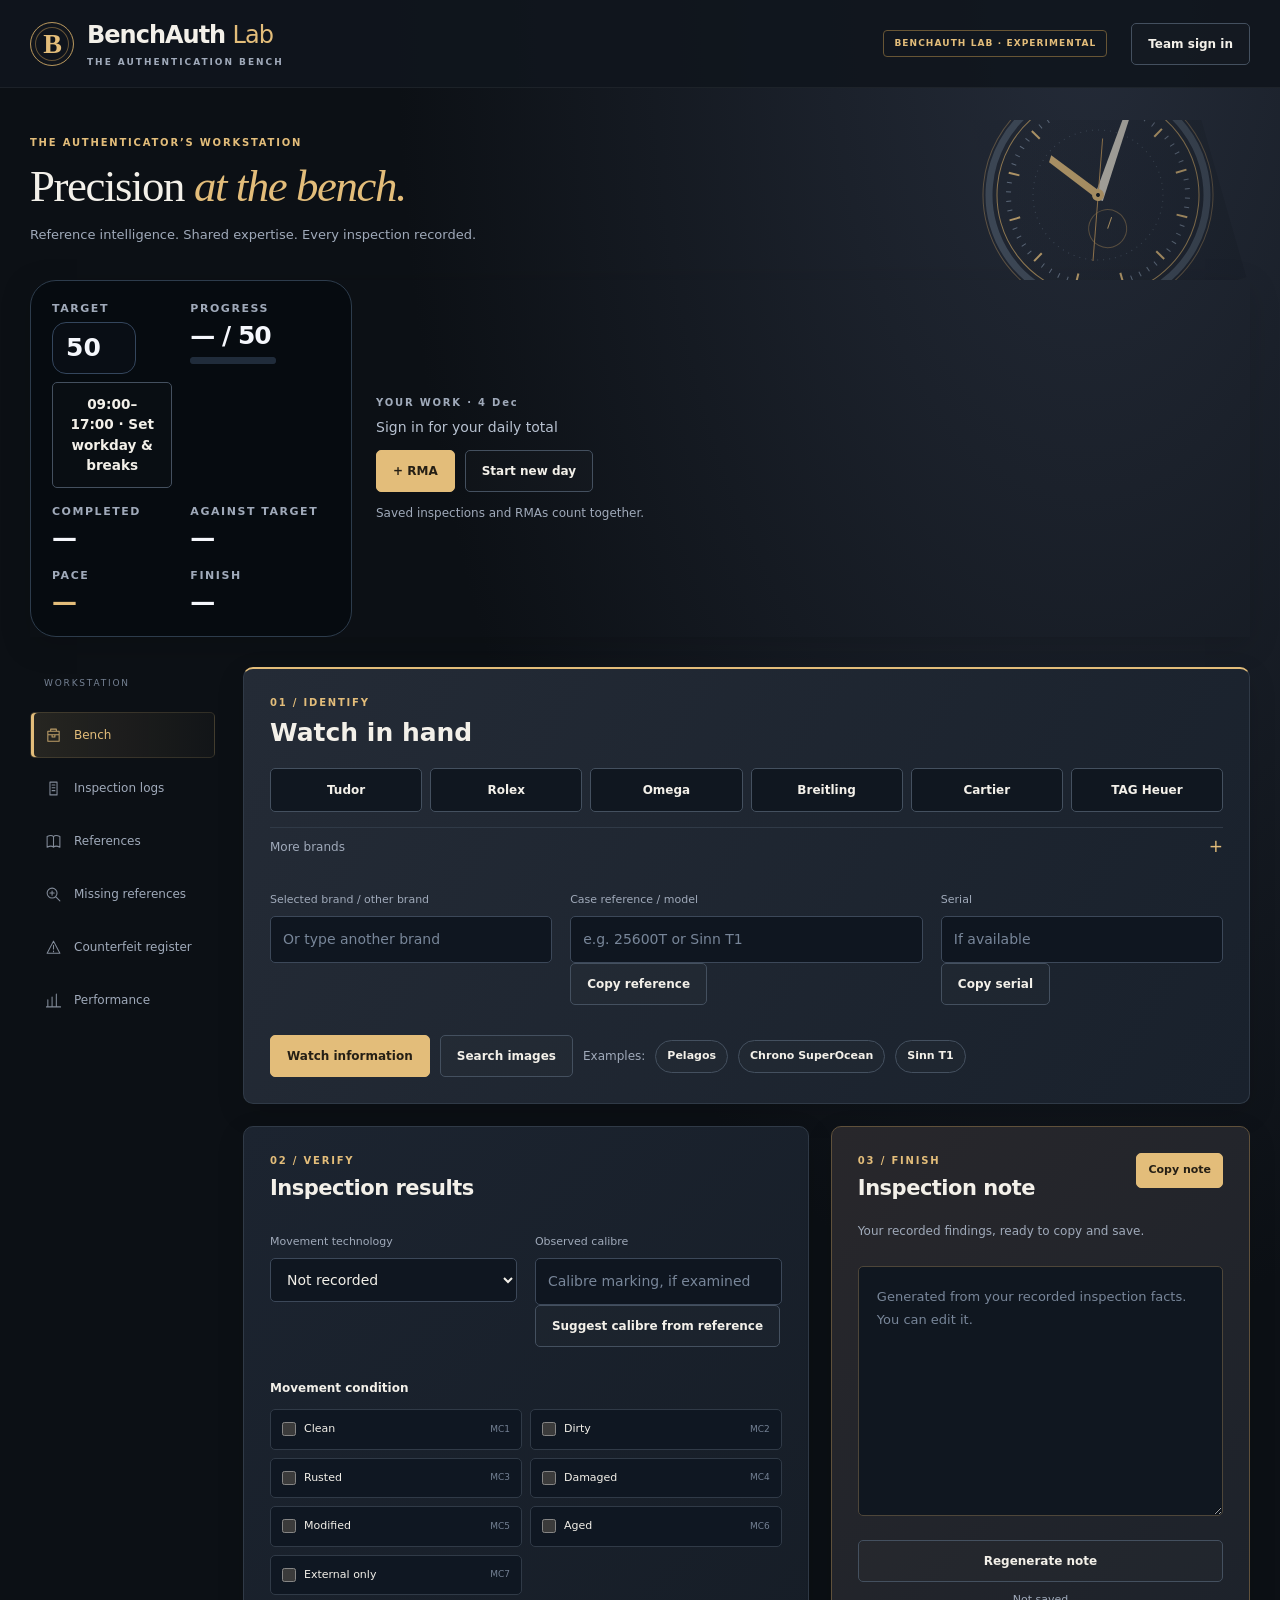
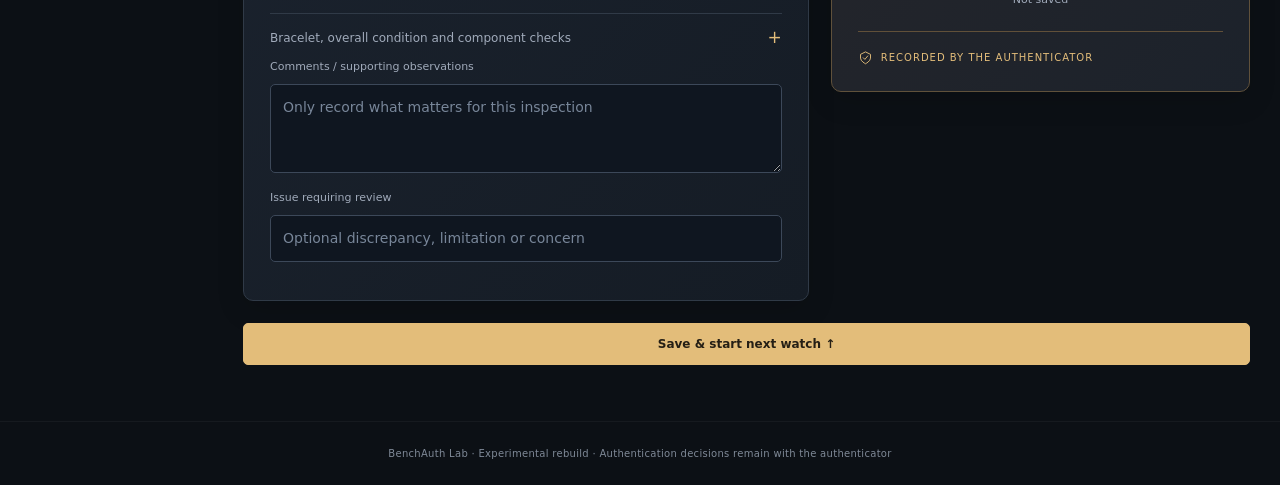
<file: index.html>
<!doctype html><html lang="en"><head><meta charset="utf-8"><meta name="viewport" content="width=device-width,initial-scale=1"><meta name="theme-color" content="#101719"><title>BenchAuth Lab</title><link rel="stylesheet" href="styles.css?v=watch-info01"></head><body>
<header><a class="brand" href="./"><span class="brand-icon">B</span><span>BenchAuth <b>Lab</b><small>THE AUTHENTICATION BENCH</small></span></a><span class="pill">BENCHAUTH LAB · EXPERIMENTAL</span><button id="accountButton" class="secondary">Team sign in</button></header>
<main><section class="intro"><div><span class="eyebrow">THE AUTHENTICATOR’S WORKSTATION</span><h1>Precision <em>at the bench.</em></h1><p>Reference intelligence. Shared expertise. Every inspection recorded.</p></div><div class="intro-art" aria-hidden="true"><svg viewBox="0 0 240 240" fill="none" xmlns="http://www.w3.org/2000/svg"><circle cx="120" cy="120" r="115" stroke="#726149"/><circle cx="120" cy="120" r="109" stroke="#465261" stroke-width="7"/><circle cx="120" cy="120" r="101" stroke="#b3935c"/><line x1="120" y1="28" x2="120" y2="39" transform="rotate(0 120 120)" stroke="#e3bd7a" stroke-width="2"/><line x1="120" y1="28" x2="120" y2="33" transform="rotate(6 120 120)" stroke="#728093" stroke-width="1"/><line x1="120" y1="28" x2="120" y2="33" transform="rotate(12 120 120)" stroke="#728093" stroke-width="1"/><line x1="120" y1="28" x2="120" y2="33" transform="rotate(18 120 120)" stroke="#728093" stroke-width="1"/><line x1="120" y1="28" x2="120" y2="33" transform="rotate(24 120 120)" stroke="#728093" stroke-width="1"/><line x1="120" y1="28" x2="120" y2="39" transform="rotate(30 120 120)" stroke="#e3bd7a" stroke-width="2"/><line x1="120" y1="28" x2="120" y2="33" transform="rotate(36 120 120)" stroke="#728093" stroke-width="1"/><line x1="120" y1="28" x2="120" y2="33" transform="rotate(42 120 120)" stroke="#728093" stroke-width="1"/><line x1="120" y1="28" x2="120" y2="33" transform="rotate(48 120 120)" stroke="#728093" stroke-width="1"/><line x1="120" y1="28" x2="120" y2="33" transform="rotate(54 120 120)" stroke="#728093" stroke-width="1"/><line x1="120" y1="28" x2="120" y2="39" transform="rotate(60 120 120)" stroke="#e3bd7a" stroke-width="2"/><line x1="120" y1="28" x2="120" y2="33" transform="rotate(66 120 120)" stroke="#728093" stroke-width="1"/><line x1="120" y1="28" x2="120" y2="33" transform="rotate(72 120 120)" stroke="#728093" stroke-width="1"/><line x1="120" y1="28" x2="120" y2="33" transform="rotate(78 120 120)" stroke="#728093" stroke-width="1"/><line x1="120" y1="28" x2="120" y2="33" transform="rotate(84 120 120)" stroke="#728093" stroke-width="1"/><line x1="120" y1="28" x2="120" y2="39" transform="rotate(90 120 120)" stroke="#e3bd7a" stroke-width="2"/><line x1="120" y1="28" x2="120" y2="33" transform="rotate(96 120 120)" stroke="#728093" stroke-width="1"/><line x1="120" y1="28" x2="120" y2="33" transform="rotate(102 120 120)" stroke="#728093" stroke-width="1"/><line x1="120" y1="28" x2="120" y2="33" transform="rotate(108 120 120)" stroke="#728093" stroke-width="1"/><line x1="120" y1="28" x2="120" y2="33" transform="rotate(114 120 120)" stroke="#728093" stroke-width="1"/><line x1="120" y1="28" x2="120" y2="39" transform="rotate(120 120 120)" stroke="#e3bd7a" stroke-width="2"/><line x1="120" y1="28" x2="120" y2="33" transform="rotate(126 120 120)" stroke="#728093" stroke-width="1"/><line x1="120" y1="28" x2="120" y2="33" transform="rotate(132 120 120)" stroke="#728093" stroke-width="1"/><line x1="120" y1="28" x2="120" y2="33" transform="rotate(138 120 120)" stroke="#728093" stroke-width="1"/><line x1="120" y1="28" x2="120" y2="33" transform="rotate(144 120 120)" stroke="#728093" stroke-width="1"/><line x1="120" y1="28" x2="120" y2="39" transform="rotate(150 120 120)" stroke="#e3bd7a" stroke-width="2"/><line x1="120" y1="28" x2="120" y2="33" transform="rotate(156 120 120)" stroke="#728093" stroke-width="1"/><line x1="120" y1="28" x2="120" y2="33" transform="rotate(162 120 120)" stroke="#728093" stroke-width="1"/><line x1="120" y1="28" x2="120" y2="33" transform="rotate(168 120 120)" stroke="#728093" stroke-width="1"/><line x1="120" y1="28" x2="120" y2="33" transform="rotate(174 120 120)" stroke="#728093" stroke-width="1"/><line x1="120" y1="28" x2="120" y2="39" transform="rotate(180 120 120)" stroke="#e3bd7a" stroke-width="2"/><line x1="120" y1="28" x2="120" y2="33" transform="rotate(186 120 120)" stroke="#728093" stroke-width="1"/><line x1="120" y1="28" x2="120" y2="33" transform="rotate(192 120 120)" stroke="#728093" stroke-width="1"/><line x1="120" y1="28" x2="120" y2="33" transform="rotate(198 120 120)" stroke="#728093" stroke-width="1"/><line x1="120" y1="28" x2="120" y2="33" transform="rotate(204 120 120)" stroke="#728093" stroke-width="1"/><line x1="120" y1="28" x2="120" y2="39" transform="rotate(210 120 120)" stroke="#e3bd7a" stroke-width="2"/><line x1="120" y1="28" x2="120" y2="33" transform="rotate(216 120 120)" stroke="#728093" stroke-width="1"/><line x1="120" y1="28" x2="120" y2="33" transform="rotate(222 120 120)" stroke="#728093" stroke-width="1"/><line x1="120" y1="28" x2="120" y2="33" transform="rotate(228 120 120)" stroke="#728093" stroke-width="1"/><line x1="120" y1="28" x2="120" y2="33" transform="rotate(234 120 120)" stroke="#728093" stroke-width="1"/><line x1="120" y1="28" x2="120" y2="39" transform="rotate(240 120 120)" stroke="#e3bd7a" stroke-width="2"/><line x1="120" y1="28" x2="120" y2="33" transform="rotate(246 120 120)" stroke="#728093" stroke-width="1"/><line x1="120" y1="28" x2="120" y2="33" transform="rotate(252 120 120)" stroke="#728093" stroke-width="1"/><line x1="120" y1="28" x2="120" y2="33" transform="rotate(258 120 120)" stroke="#728093" stroke-width="1"/><line x1="120" y1="28" x2="120" y2="33" transform="rotate(264 120 120)" stroke="#728093" stroke-width="1"/><line x1="120" y1="28" x2="120" y2="39" transform="rotate(270 120 120)" stroke="#e3bd7a" stroke-width="2"/><line x1="120" y1="28" x2="120" y2="33" transform="rotate(276 120 120)" stroke="#728093" stroke-width="1"/><line x1="120" y1="28" x2="120" y2="33" transform="rotate(282 120 120)" stroke="#728093" stroke-width="1"/><line x1="120" y1="28" x2="120" y2="33" transform="rotate(288 120 120)" stroke="#728093" stroke-width="1"/><line x1="120" y1="28" x2="120" y2="33" transform="rotate(294 120 120)" stroke="#728093" stroke-width="1"/><line x1="120" y1="28" x2="120" y2="39" transform="rotate(300 120 120)" stroke="#e3bd7a" stroke-width="2"/><line x1="120" y1="28" x2="120" y2="33" transform="rotate(306 120 120)" stroke="#728093" stroke-width="1"/><line x1="120" y1="28" x2="120" y2="33" transform="rotate(312 120 120)" stroke="#728093" stroke-width="1"/><line x1="120" y1="28" x2="120" y2="33" transform="rotate(318 120 120)" stroke="#728093" stroke-width="1"/><line x1="120" y1="28" x2="120" y2="33" transform="rotate(324 120 120)" stroke="#728093" stroke-width="1"/><line x1="120" y1="28" x2="120" y2="39" transform="rotate(330 120 120)" stroke="#e3bd7a" stroke-width="2"/><line x1="120" y1="28" x2="120" y2="33" transform="rotate(336 120 120)" stroke="#728093" stroke-width="1"/><line x1="120" y1="28" x2="120" y2="33" transform="rotate(342 120 120)" stroke="#728093" stroke-width="1"/><line x1="120" y1="28" x2="120" y2="33" transform="rotate(348 120 120)" stroke="#728093" stroke-width="1"/><line x1="120" y1="28" x2="120" y2="33" transform="rotate(354 120 120)" stroke="#728093" stroke-width="1"/><circle cx="120" cy="120" r="65" stroke="#465261" stroke-dasharray="1 5"/><circle cx="120" cy="155" r="19" stroke="#756348"/><path d="M120 155L127 145" stroke="#e3bd7a"/><path d="M120 126L82 75L86 69L125 120Z" fill="#e3bd7a"/><path d="M115 122L169 48L174 51L123 127Z" fill="#dfd9cb"/><path d="M97 182L140 67" stroke="#c09559"/><circle cx="120" cy="120" r="6" fill="#e3bd7a"/><circle cx="120" cy="120" r="2" fill="#101720"/></svg></div></section><section class="performance" aria-label="Daily work progress"><div class="daily-card"><div class="daily-grid"><div><span class="daily-label">Target</span><button id="targetButton" class="target-value" title="Change daily target">50</button><button id="workdayButton" type="button" class="secondary">Set workday &amp; breaks</button></div><div><span class="daily-label">Progress</span><strong id="progressTitle">— / 50</strong><progress id="progress" max="100" value="0"></progress></div><div><span class="daily-label">Completed</span><strong id="completedCount">—</strong></div><div><span class="daily-label">Against target</span><strong id="againstTarget">—</strong></div><div><span class="daily-label">Pace</span><strong id="pace">—</strong></div><div><span class="daily-label">Finish</span><strong id="finishEstimate">—</strong></div></div></div><div class="daily-controls"><span class="eyebrow" id="workDayLabel">YOUR WORK TODAY</span><span id="progressMeta">Sign in for your daily total</span><div class="actions"><button id="addRma">+ RMA</button><button id="startNewDay" class="secondary">Start new day</button></div><small class="muted">Saved inspections and RMAs count together.</small></div></section>
<div class="app-layout"><nav aria-label="Workstation"><select id="workspaceSelect" aria-label="Workstation section"><option value="bench">Bench</option><option value="inspections">Inspection logs</option><option value="references">Reference intelligence</option><option value="research">Missing references</option><option value="counterfeit">Counterfeit register</option><option value="performance">Daily performance</option></select><button data-tab="bench" class="active"><svg class="nav-icon" viewBox="0 0 24 24" fill="none" stroke="currentColor" stroke-width="1.5" stroke-linecap="round" stroke-linejoin="round" aria-hidden="true"><path d="M4 6h16v14H4z M8 6V3h8v3 M4 11h16 M10 11v3h4v-3"/></svg>Bench</button><button data-tab="inspections"><svg class="nav-icon" viewBox="0 0 24 24" fill="none" stroke="currentColor" stroke-width="1.5" stroke-linecap="round" stroke-linejoin="round" aria-hidden="true"><path d="M7 3h10v18H7z M10 7h4 M10 11h4 M10 15h4"/></svg>Inspection logs</button><button data-tab="references"><svg class="nav-icon" viewBox="0 0 24 24" fill="none" stroke="currentColor" stroke-width="1.5" stroke-linecap="round" stroke-linejoin="round" aria-hidden="true"><path d="M3 5c4-2 7-2 9 0 2-2 5-2 9 0v15c-4-2-7-2-9 0-2-2-5-2-9 0z M12 5v15"/></svg>References</button><button data-tab="research"><svg class="nav-icon" viewBox="0 0 24 24" fill="none" stroke="currentColor" stroke-width="1.5" stroke-linecap="round" stroke-linejoin="round" aria-hidden="true"><path d="M10 3a7 7 0 1 0 0 14 7 7 0 0 0 0-14 M15 15l6 6 M10 7v6 M7 10h6"/></svg>Missing references</button><button data-tab="counterfeit"><svg class="nav-icon" viewBox="0 0 24 24" fill="none" stroke="currentColor" stroke-width="1.5" stroke-linecap="round" stroke-linejoin="round" aria-hidden="true"><path d="M12 3l9 17H3z M12 9v5 M12 17v1"/></svg>Counterfeit register</button><button data-tab="performance"><svg class="nav-icon" viewBox="0 0 24 24" fill="none" stroke="currentColor" stroke-width="1.5" stroke-linecap="round" stroke-linejoin="round" aria-hidden="true"><path d="M4 20V11 M10 20V7 M16 20V3 M2 21h20"/></svg>Performance</button></nav><div class="workspace"><p id="status" role="status" aria-live="polite"></p>
<section id="bench" class="tab"><section id="identifyPanel" class="panel"><div class="heading"><div><span class="eyebrow">01 / IDENTIFY</span><h1>Watch in hand</h1></div></div><div class="brand-picker" role="group" aria-label="Choose watch brand"><button type="button" data-brand-choice="Tudor" aria-pressed="false">Tudor</button><button type="button" data-brand-choice="Rolex" aria-pressed="false">Rolex</button><button type="button" data-brand-choice="Omega" aria-pressed="false">Omega</button><button type="button" data-brand-choice="Breitling" aria-pressed="false">Breitling</button><button type="button" data-brand-choice="Cartier" aria-pressed="false">Cartier</button><button type="button" data-brand-choice="TAG Heuer" aria-pressed="false">TAG Heuer</button></div><details id="moreBrands"><summary>More brands</summary><div id="otherBrandButtons" class="brand-picker"></div></details><div class="fields three"><label>Selected brand / other brand<input id="brand" placeholder="Or type another brand" autocomplete="off"></label><label>Case reference / model<input id="reference" placeholder="e.g. 25600T or Sinn T1" autocomplete="off"><button id="copyReference" type="button" class="secondary">Copy reference</button></label><label>Serial<input id="serial" placeholder="If available" autocomplete="off"><button id="copySerial" type="button" class="secondary">Copy serial</button></label></div><div id="rolexClasp" class="clasp-highlight" hidden></div><div id="brandCare" class="notice" hidden><strong id="brandCareTitle"></strong><div class="actions"><a id="brandCareLink" target="_blank" rel="noopener noreferrer">Open care page ↗</a><button id="copySerialCare" type="button" class="secondary">Copy serial &amp; open ↗</button></div><p id="brandCareStatus" role="status" class="muted">Paste the serial into the care page. Automatic entry is not supported.</p></div><div class="actions"><button id="lookup" aria-expanded="false" aria-controls="intelligenceContent">Watch information</button><button id="searchImages" type="button" class="secondary" aria-haspopup="dialog">Search images</button><span class="muted">Examples:</span><button class="chip sample" data-brand="Tudor" data-ref="25600T">Pelagos</button><button class="chip sample" data-brand="Breitling" data-ref="A13340">Chrono SuperOcean</button><button class="chip sample" data-brand="Sinn" data-ref="T1">Sinn T1</button></div></section>
<div id="replicaFlags" class="notice stop" role="alert" hidden></div><section id="watchInfo" hidden><div id="safety" class="notice"></div><div id="intelligenceContent"><section class="panel"><div class="heading"><div><span id="mapping" class="eyebrow"></span><h2 id="model"></h2></div><span id="sourceBadge" class="pill"></span></div><div id="facts" class="facts"></div><div id="mappingNotes" class="muted"></div><details><summary>Reference detail and sources</summary><div id="provenance"></div></details><details><summary>Serial guidance</summary><label id="omegaSeriesField" hidden>Omega serial chart<select id="omegaSeries"><option value="auto">Automatic — based on model</option><option value="standard">Standard Omega</option><option value="speedmaster">Speedmaster</option></select></label><div id="serialGuidance"></div></details><section id="images" class="reference-photos" aria-labelledby="photographsHeading"><div class="heading"><h2 id="photographsHeading">Reference photographs</h2><span class="pill">SOURCE CHECKED</span></div><p class="muted">Compare labelled variants and source details. Unverified or unsupported categories stay empty.</p><div id="visuals"></div><section id="potentialPhotos" hidden><h3>Potential images from a partial reference</h3><p id="potentialPhotoSummary" class="muted"></p><div id="potentialVisuals"></div></section></section></section><div id="alerts"></div><section class="panel"><div class="heading"><h2>Team knowledge</h2><span class="pill">OBSERVATIONS · UNVERIFIED</span></div><div id="teamNotes"></div><label>Add useful information<textarea id="teamNote" rows="2" placeholder="One useful sentence for the next authenticator"></textarea></label><div class="actions"><button id="saveTeamNote" class="secondary">Save for team</button><button id="queueReference" class="secondary">Send to research queue</button><button id="registerCounterfeit" class="danger secondary">Record counterfeit concern</button></div></section></div></section>
<section id="inspectionPanel" class="panel"><div class="heading"><div><span class="eyebrow">02 / VERIFY</span><h2>Inspection results</h2></div></div><div class="fields two"><label>Movement technology<select id="movementType"><option value="">Not recorded</option><option>Mechanical — Automatic (full rotor)</option><option>Mechanical — Automatic (micro-rotor)</option><option>Mechanical — Automatic (peripheral rotor)</option><option>Mechanical — Manual wind</option><option>Mechanical — Manual wind (fusee/chain)</option><option>Quartz — Analogue</option><option>Quartz — Digital</option><option>Quartz — Ana-digi</option><option>Quartz — Thermocompensated / HAQ</option><option>Quartz — Solar</option><option>Meca-quartz</option><option>Tuning-fork electronic</option><option>Electronic balance-wheel</option><option>Electro-mechanical</option><option>Spring Drive — Automatic</option><option>Spring Drive — Manual wind</option><option>Kinetic / Autoquartz</option><option>Hybrid connected</option><option>Smartwatch</option><option>Unknown</option><option>Other / Unclassified</option></select></label><label>Observed calibre<input id="calibre" placeholder="Calibre marking, if examined" list="calibreOptions"><datalist id="calibreOptions"></datalist><button id="suggestCalibre" type="button" class="secondary">Suggest calibre from reference</button></label></div><div id="calibreChoices" class="notice" hidden></div><div id="technologyReminder" class="notice" role="status" hidden></div><div id="movementCheck" hidden class="notice"></div><div id="batteryField" hidden><label>Battery changed<select id="battery"><option value="">Not recorded</option><option>Yes</option><option>No</option></select></label></div><h3>Movement condition</h3><div id="conditions" class="conditions"></div><details><summary>Bracelet, overall condition and component checks</summary><div class="fields two"><div id="claspHome"><label id="claspField"><span id="claspLabel">Clasp / bracelet reference</span><input id="clasp" placeholder="Optional" aria-describedby="claspHelp"><small id="claspHelp" class="muted"></small></label></div><label>Overall condition<input id="overall" placeholder="Optional"></label></div><div id="componentChecks" class="component-checks"></div></details><label>Comments / supporting observations<textarea id="comments" rows="3" placeholder="Only record what matters for this inspection"></textarea></label><label>Issue requiring review<input id="issue" placeholder="Optional discrepancy, limitation or concern"></label></section>
<section id="finishPanel" class="panel"><div class="heading"><div><span class="eyebrow">03 / FINISH</span><h2>Inspection note</h2></div><button id="copyNote">Copy note</button></div><p class="panel-caption">Your recorded findings, ready to copy and save.</p><textarea id="note" rows="6" placeholder="Generated from your recorded inspection facts. You can edit it."></textarea><div class="actions"><button id="regenerate" class="secondary">Regenerate note</button><span id="saveState" class="muted">Not saved</span></div><div class="finish-seal"><svg viewBox="0 0 24 24" fill="none" stroke="currentColor" stroke-width="1.5" aria-hidden="true"><path d="M12 3l8 4v6c0 5-8 9-8 9s-8-4-8-9V7l8-4z"/><path d="M8 12l3 3 5-6"/></svg> RECORDED BY THE AUTHENTICATOR</div></section><div class="actions next-watch-actions"><button id="complete">Save &amp; start next watch ↑</button></div></section>
<section id="inspections" class="tab" hidden><section class="panel"><div class="heading"><h1>Inspection logs</h1><button data-refresh="inspections" class="secondary">Refresh</button></div><label>Search brand, reference, serial or note<input id="logSearch" type="search"></label><div id="inspectionRows"></div><button id="moreInspections" class="secondary" hidden>Load older inspections</button><button id="exportLogs" class="secondary">Export loaded logs (CSV)</button></section></section>
<section id="references" class="tab" hidden><section class="panel"><h1>Reference intelligence</h1><p class="muted">Existing WatchAuthPro research, with its original scope and sources. Imported research has not been independently reverified by BenchAuth Lab.</p><label>Search model, brand, reference or calibre<input id="referenceSearch" type="search"></label><div id="referenceRows"></div></section></section>
<section id="research" class="tab" hidden><section class="panel"><div class="heading"><h1>Missing-reference queue</h1><button data-refresh="research" class="secondary">Refresh</button></div><p class="muted">One shared request per brand and reference. Resolved requests stay in history.</p><div class="heading"><p id="researchSummary" class="muted" aria-live="polite"></p><label><input id="showResolvedResearch" type="checkbox"> Show resolved</label></div><div class="actions"><button id="exportResearch" type="button" class="secondary">Export research queue</button><label><input id="exportResearchDetails" type="checkbox" checked> Include saved inspection details</label></div><p class="muted">Export active requests, then attach the JSON file or copy the export into our chat for research. The file contains team information; exporting does not mark requests resolved.</p><p id="exportResearchStatus" role="status" aria-live="polite"></p><div id="researchRows"></div></section></section>
<section id="counterfeit" class="tab" hidden><section class="panel"><div class="heading"><h1>Counterfeit register</h1><button data-refresh="counterfeit" class="secondary">Refresh</button></div><p class="muted">Replica / user reported. Team-only reports and photos stay separate from genuine reference photographs. Reports and photos have separate review status. A matching reference or serial is a reason to investigate. To create a report, look up the watch on the Bench and choose Record counterfeit concern.</p><label>Search reference, serial or indicator<input id="counterfeitSearch" type="search"></label><div id="counterfeitRows"></div></section></section>
<section id="performance" class="tab" hidden><section class="panel"><h1>Daily performance</h1><div id="performanceDetail"></div><p class="muted">Your total comes from saved work records. Days reset at midnight in London. Pace uses 09:00–17:00, breaks 10:00–10:15 and 14:00–14:15, lunch 12:30–13:00.</p><div class="actions"><button id="correction" class="secondary">Correct today's count</button><button id="performanceRefresh" class="secondary">Refresh</button></div><h3>Today's recorded work</h3><div id="todayRows"></div></section></section></div></div></main>
<footer>BenchAuth Lab · Experimental rebuild · Authentication decisions remain with the authenticator</footer>
<dialog id="workdayDialog" aria-labelledby="workdayTitle"><form id="workdayForm"><div class="heading"><h2 id="workdayTitle">Your workday</h2><button id="workdayClose" type="button" class="secondary">Close</button></div><label>Total goal<input id="workdayGoal" type="number" min="1" max="500" step="1" required></label><div class="fields"><label>Start<input id="workdayStart" type="time" required></label><label>Finish<input id="workdayEnd" type="time" required></label></div><h3>Breaks</h3><p class="muted">Breaks are excluded from pace and finish estimates.</p><div id="workdayBreaks"></div><button id="workdayAddBreak" type="button" class="secondary">Add break</button><p id="workdayStatus" role="status"></p><div class="actions"><button type="submit">Save workday</button></div><p class="muted">Workday times and breaks are saved for your account in this browser. Your goal updates today's shared target.</p></form></dialog><dialog id="dayResetDialog" aria-labelledby="dayResetTitle"><h2 id="dayResetTitle">Start new day</h2><p id="dayResetDescription"></p><p class="muted">Your target stays the same. Saved inspections and RMA history remain available. Unsaved watch details stay on the bench.</p><div class="actions"><button id="dayResetCancel" type="button" class="secondary">Cancel</button><button id="dayResetConfirm" type="button">Reset count &amp; start</button></div><p id="dayResetStatus" role="status"></p></dialog><dialog id="claspReminder" aria-labelledby="claspReminderTitle" aria-describedby="claspReminderText"><span class="eyebrow">Rolex check</span><h3 id="claspReminderTitle">No clasp code entered</h3><p id="claspReminderText"></p><div class="actions"><button type="button" id="claspContinue" class="secondary">Copy anyway</button><button type="button" id="claspEnter">Enter clasp code</button></div></dialog><dialog id="accountDialog"><form id="authForm"><div class="heading"><h2>Team access</h2><button type="button" id="closeAccount" class="secondary">Close</button></div><p id="accountState">Sign in to share knowledge and save inspections.</p><div id="authFields"><label>Email<input id="email" type="email" required autocomplete="username"></label><label>Password<input id="password" type="password" required minlength="8" autocomplete="current-password"></label><div class="actions"><button type="submit">Sign in</button><button type="button" id="signup" class="secondary">Create account</button></div><details><summary>Confirm an account from your email</summary><p class="muted">If the email link redirects to localhost, copy its confirmation button link here instead.</p><label>Confirmation link<input id="confirmLink" type="url" autocomplete="off"></label><button type="button" id="confirmAccount">Confirm account</button></details></div><div id="signedInFields" hidden><button type="button" id="signout" class="secondary">Sign out</button><section id="adminFields" hidden><h3>Add a team member</h3><label>Colleague's account email<input id="memberEmail" type="email"></label><button type="button" id="addMember" class="secondary">Allow team access</button><p class="muted">They can then create their own account here. No invitation email is sent.</p></section></div><p id="authStatus" role="status"></p></form></dialog>
<dialog id="entryDialog"><form id="entryForm"><h2 id="entryTitle"></h2><p id="entryHelp"></p><label id="entryLabel">Details<textarea id="entryValue" rows="4" required maxlength="6000"></textarea></label><label id="entryEvidenceLabel" hidden>Evidence/source URL (optional)<input id="entryEvidence" type="url"></label><div class="actions"><button type="submit">Save</button><button type="button" id="entryCancel" class="secondary">Cancel</button></div><p id="entryStatus" role="status"></p></form></dialog>
<dialog id="reviewDialog"><form id="reviewForm"><h2>Save reviewed reference intelligence</h2><p class="muted">Only record the fields supported by your sources. This creates an exact reference mapping; variant and family research needs its full identifier.</p><div class="fields two"><label>Brand<input id="reviewBrand" required></label><label>Exact reference<input id="reviewRef" required></label></div><label>Model / family<input id="reviewModel" required></label><label>Supported movement calibres (comma-separated)<input id="reviewCalibres"></label><label>Production period, if supported<input id="reviewPeriod"></label><label>Bench notes<textarea id="reviewNotes" rows="3"></textarea></label><label>Evidence / source description<input id="reviewSource" required></label><label>Source URL<input id="reviewUrl" type="url" required></label><div class="actions"><button type="submit">Save reviewed mapping</button><button type="button" id="reviewCancel" class="secondary">Cancel</button></div><p id="reviewStatus" role="status"></p></form></dialog>
<dialog id="rmaDialog"><h2>RMA / return note</h2><p class="muted">Record inspection findings. If ticking, movement function is OK; no timekeeping assessment.</p><div id="rmaQuick" class="brand-picker"></div><label>Add your own finding<input id="rmaCustom"></label><button id="rmaAdd" class="secondary">Add finding</button><label>Return note<textarea id="rmaNote" rows="7"></textarea></label><div class="actions"><button id="rmaCopy">Copy RMA note</button><button id="rmaSave">Save RMA &amp; count once</button><button id="rmaClose" class="secondary">Close</button></div><p id="rmaStatus" role="status"></p></dialog>
<script type="module" src="bench.js?v=lec-research01"></script></body></html>
</file>
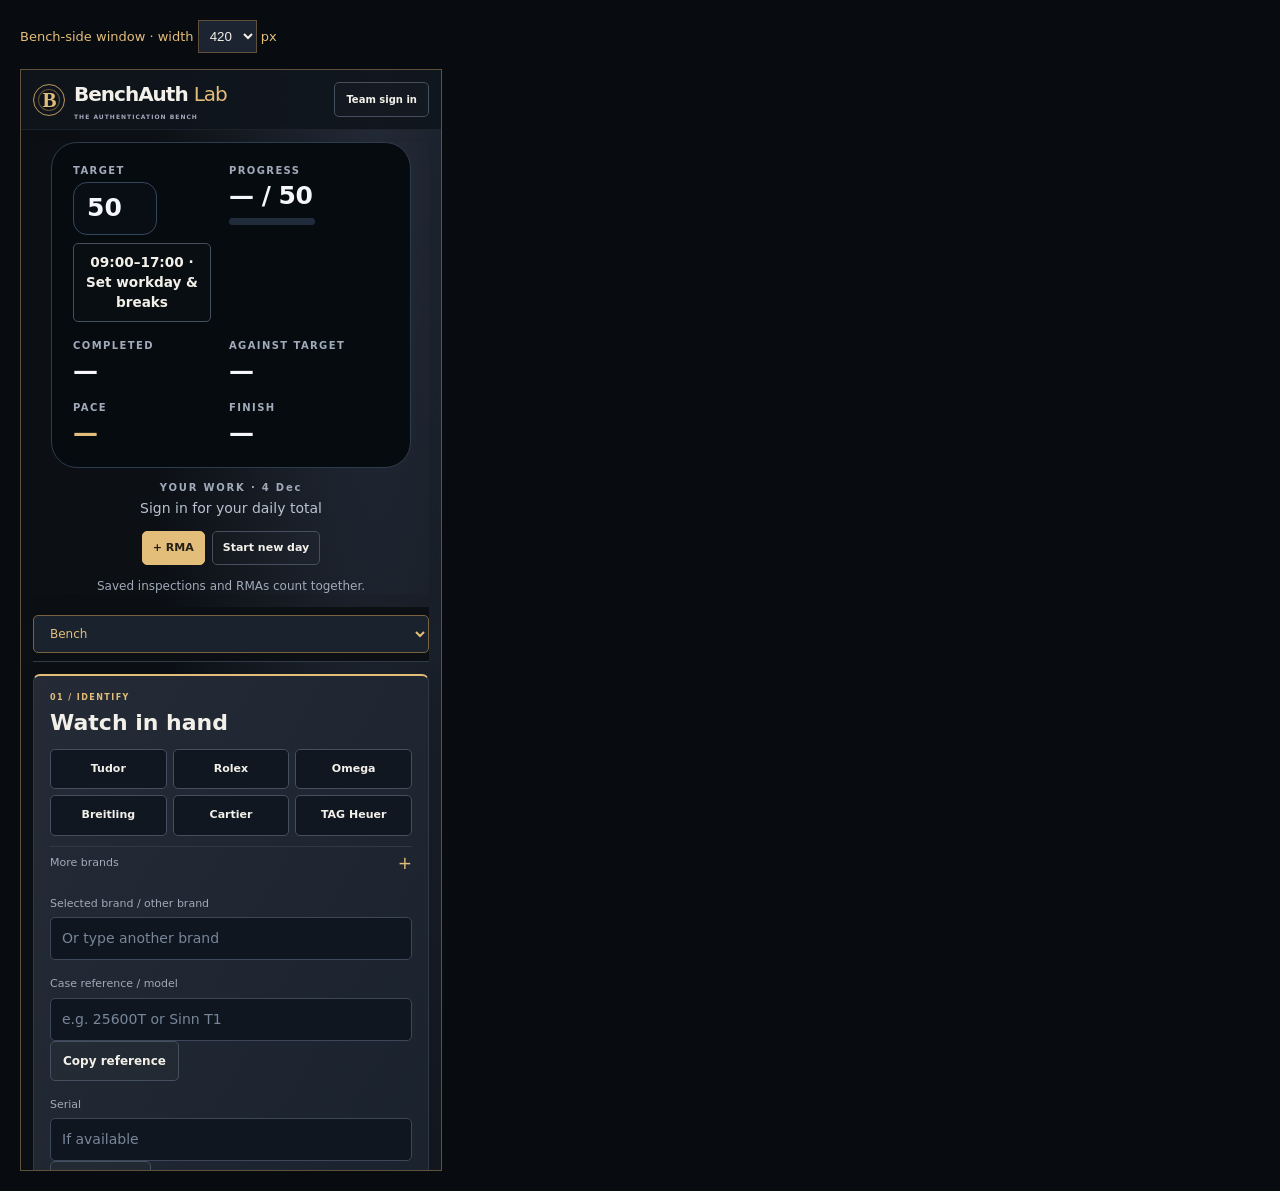
<file: tests/narrow-preview.html>
<!doctype html><html lang="en"><meta charset="utf-8"><meta name="viewport" content="width=device-width,initial-scale=1"><title>BenchAuth narrow-window preview</title><style>body{margin:0;background:#080c11;color:#e3bd7a;font:13px system-ui;padding:20px}label{display:block;margin-bottom:16px}select{padding:7px;background:#1b2430;color:#f3f0e9;border:1px solid #60513b}iframe{display:block;border:1px solid #60513b;width:420px;height:1100px;max-width:100%;background:#0c1015}</style><label>Bench-side window · width <select id="width" aria-label="Preview width"><option>320</option><option>360</option><option selected>420</option><option>540</option><option>640</option></select> px</label><iframe id="preview" title="BenchAuth narrow workstation" src="../?v=mc01"></iframe><script>document.getElementById('width').onchange=e=>document.getElementById('preview').style.width=e.target.value+'px';</script></html>
</file>
<file: styles.css>
:root{color-scheme:dark;--bg:#0c1015;--panel:#171e27;--line:#303a47;--muted:#a0aaba;--ink:#f3f0e9;--accent:#e3bd7a;--amber:#f0c780;--red:#ffada7;--green:#91cfb6;font-family:Inter,Segoe UI,system-ui,sans-serif}*{box-sizing:border-box}body{margin:0;color:var(--ink);background:radial-gradient(ellipse at 85% 0,#242b38 0,transparent 45%),var(--bg);font-size:14px;line-height:1.5}button,input,select,textarea{font:inherit}button,a,input,select,textarea,summary{-webkit-tap-highlight-color:transparent}header{height:88px;display:flex;gap:24px;align-items:center;justify-content:space-between;padding:0 max(30px,calc((100vw - 1440px)/2));border-bottom:1px solid #ffffff0e;background:#10151de8}.brand{display:flex;gap:13px;align-items:center;text-decoration:none;color:var(--ink);font-size:24px;font-weight:700;letter-spacing:-1px;white-space:nowrap}.brand b{font-weight:400;color:var(--accent)}.brand small{display:block;font-size:9px;letter-spacing:.22em;color:var(--muted);margin-top:3px}.brand-icon{display:grid;place-items:center;border:1px solid #b4945c;width:44px;height:44px;color:var(--accent);border-radius:50%;font-family:Georgia,serif;font-size:28px;box-shadow:inset 0 0 0 4px #10151d,inset 0 0 0 5px #655336}.pill{display:inline-block;font-size:9px;font-weight:700;letter-spacing:.12em;border:1px solid var(--line);padding:6px 10px;border-radius:4px;color:var(--muted)}header>.pill{margin-left:auto;border-color:#675535;color:var(--accent)}main{max-width:1440px;margin:0 auto;padding:32px 30px}.intro{display:flex;position:relative;align-items:center;justify-content:space-between;overflow:hidden;padding:10px 0 30px;min-height:160px}.intro .eyebrow{margin-bottom:12px}.intro h1{font:400 clamp(32px,3.5vw,48px)/1.1 Georgia,serif;letter-spacing:-1.4px}.intro h1 em{color:var(--accent);font-weight:400}.intro p{color:var(--muted);margin:14px 0 0;font-size:13px}.intro-art{position:absolute;width:240px;height:240px;right:32px;top:-45px;opacity:.75;transform:rotate(-16deg);pointer-events:none}.intro-art svg{width:100%;height:100%}.intro-art::after{content:'';position:absolute;inset:0;background:linear-gradient(90deg,transparent,#0c101530)}.performance{display:flex;align-items:center;gap:24px;padding:21px 26px;border:1px solid #4c4233;background:linear-gradient(110deg,#242327,#181e27 65%);border-radius:10px;box-shadow:0 8px 30px #0002}.performance>div:first-child{min-width:270px}.performance strong{display:block;font-size:27px;font-weight:600;letter-spacing:-1px}.performance span{font-size:11px;color:var(--muted)}.eyebrow{display:block;font-size:10px;font-weight:700;color:var(--accent);letter-spacing:.18em;margin-bottom:7px}.progress-track{flex:1;min-width:120px}progress{display:block;width:100%;height:6px;appearance:none;border:none;border-radius:20px;background:#3b3c43;margin-bottom:9px}progress::-webkit-progress-bar{border-radius:20px;background:#3b3c43}progress::-webkit-progress-value{background:linear-gradient(90deg,#af8952,var(--accent));border-radius:20px}progress::-moz-progress-bar{background:var(--accent);border-radius:20px}#pace{color:var(--accent)}.app-layout{display:grid;grid-template-columns:185px minmax(0,1fr);gap:28px;margin-top:30px}.workspace{min-width:0}nav{display:flex;flex-direction:column;gap:7px;align-self:start;position:sticky;top:24px;padding:10px 0}nav::before{content:'WORKSTATION';font-size:9px;letter-spacing:.2em;color:#758193;padding:0 14px 15px}nav button{text-align:left;display:flex;align-items:center;gap:12px;font-size:12px;padding:13px 14px;background:transparent;color:var(--muted);border:1px solid transparent;font-weight:500}nav button .nav-icon{width:17px;height:17px;flex-shrink:0;opacity:.8}nav button.active{background:linear-gradient(90deg,#e3bd7a20,#e3bd7a08);color:var(--accent);border-color:#e3bd7a25;box-shadow:inset 3px 0 var(--accent)}nav button:hover{background:#ffffff06;color:var(--ink)}#bench{display:grid;grid-template-columns:minmax(0,1.35fr) minmax(300px,1fr);gap:22px;align-items:start}#identifyPanel,#watchInfo{grid-column:1/-1}.panel{padding:26px;border:1px solid var(--line);background:linear-gradient(135deg,#1c2430,#151c25);border-radius:10px;margin:0 0 22px;box-shadow:0 9px 28px #0002}#bench>.panel{margin:0}#identifyPanel{border-top:2px solid var(--accent);background:linear-gradient(120deg,#242b36,#19212c)}#finishPanel{position:sticky;top:24px;border-color:#60513b;background:linear-gradient(135deg,#28272b,#1c222b)}#finishPanel .heading{align-items:flex-start}#finishPanel .heading button{padding:8px 11px;font-size:11px}#finishPanel .actions{display:grid;grid-template-columns:1fr}#finishPanel #complete{padding:15px;font-size:13px}#finishPanel #note{min-height:250px;font-size:13px;line-height:1.8;background:#101720;border-color:#4e4639;padding:18px}#saveState{font-size:11px;text-align:center}.heading{display:flex;align-items:center;justify-content:space-between;gap:18px;margin-bottom:20px}h1,h2,h3{line-height:1.25;margin:0}h1{font-size:25px}h2{font-size:21px;font-weight:600;letter-spacing:-.5px}h3{font-size:12px;font-weight:600;margin:22px 0 13px;color:var(--ink)}button{font-weight:600;font-size:12px;background:var(--accent);border:1px solid var(--accent);border-radius:5px;color:#251f15;cursor:pointer;padding:11px 16px;transition:background .16s,transform .16s,box-shadow .16s}button:hover{background:#efd29e;box-shadow:0 3px 12px #0002}button:active{transform:translateY(1px)}button:disabled{opacity:.5;cursor:default;transform:none}.secondary,.chip{background:#ffffff03;color:var(--ink);border-color:#44505f}.secondary:hover,.chip:hover{background:#ffffff09;border-color:#8a795d}.chip{padding:7px 11px;font-size:11px;border-radius:30px}.danger{color:var(--red);border-color:#76514d}.actions{display:flex;align-items:center;gap:10px;flex-wrap:wrap;margin-top:18px}.fields{display:grid;gap:18px}.three{grid-template-columns:1fr 1.25fr 1fr}.two{grid-template-columns:repeat(2,minmax(0,1fr))}label{display:block;font-size:11px;font-weight:500;color:var(--muted);margin:12px 0}input,select,textarea{font-weight:400;font-size:14px;color:var(--ink);background:#0f1620;border:1px solid #3c4859;border-radius:5px;width:100%;min-width:0;padding:12px;margin-top:8px;transition:border-color .16s,box-shadow .16s}input::placeholder,textarea::placeholder{color:#788699}textarea{resize:vertical}input:hover,select:hover,textarea:hover{border-color:#6a7481}input:focus,textarea:focus,select:focus{outline:0;border-color:var(--accent);box-shadow:0 0 0 3px #e3bd7a18}button:focus-visible,summary:focus-visible,a:focus-visible{outline:2px solid var(--accent);outline-offset:4px}.compact{width:150px;margin:0;font-size:10px}.compact select{font-size:11px;padding:9px}.muted{color:var(--muted);font-size:12px}.facts{display:grid;grid-template-columns:repeat(3,minmax(0,1fr));gap:12px}.fact{padding:18px;background:#0f1722;border:1px solid #344050;border-radius:6px;position:relative}.fact::before{content:'';position:absolute;top:18px;left:0;width:2px;height:20px;background:var(--accent)}.fact small{display:block;color:var(--muted);font-size:9px;letter-spacing:.12em;text-transform:uppercase;margin-bottom:9px}.fact strong{display:block;font-size:18px;line-height:1.4;font-weight:500;color:var(--ink)}#mappingNotes{margin-top:18px}#watchInfo>.panel{border-color:#534735}#model{font:400 29px Georgia,serif}#mapping{font-size:9px}.notice{padding:17px 20px;margin:0 0 18px;border:1px solid #696045;border-left:3px solid var(--amber);border-radius:6px;background:#302b22;color:var(--amber);font-size:12px}.notice.stop{border-color:#a36560;border-left-color:#ffada7;background:#392623;color:#ffb5af}.notice.match{border-color:#426258;border-left-color:var(--green);background:#1b2c2a;color:var(--green)}.notice strong{display:block;margin-bottom:6px}#movementCheck{margin-top:16px}.conditions{display:grid;grid-template-columns:repeat(2,minmax(0,1fr));gap:8px}.conditions label{display:flex;align-items:center;gap:8px;margin:0;background:#0f1722;border:1px solid var(--line);border-radius:5px;padding:11px;cursor:pointer;color:var(--ink);font-size:11px}.conditions label small{margin-left:auto;color:#748194;font-size:9px}.conditions label:has(input:checked){border-color:var(--accent);background:#e3bd7a15;box-shadow:inset 2px 0 var(--accent)}.conditions label:has(input:disabled){opacity:.5;cursor:default}.conditions input{width:14px;height:14px;margin:0;accent-color:var(--accent)}details{border-top:1px solid var(--line);padding:15px 0 0;margin-top:18px}summary{cursor:pointer;list-style:none;color:var(--muted);font-size:12px;font-weight:500;display:flex;justify-content:space-between;gap:15px}summary::after{content:'+';color:var(--accent);font-size:17px;line-height:1}summary::-webkit-details-marker{display:none}details[open]>summary{color:var(--accent);margin-bottom:16px}details[open]>summary::after{content:'−'}.visuals{display:grid;grid-template-columns:1fr 1fr;gap:16px}.visuals article{border:1px solid var(--line);border-radius:8px;overflow:hidden;background:#111924;padding-bottom:15px}.visuals article h3,.visuals article p,.visuals article a{margin-left:16px;margin-right:16px}.visuals img{width:100%;height:280px;object-fit:contain;background:#fff}.visuals a{color:var(--accent);font-size:11px}.row{border-bottom:1px solid var(--line);padding:18px 0}.row:last-child{border:0}.row .heading{margin:0 0 7px}.row p{white-space:pre-wrap;font-size:12px;margin:8px 0;color:var(--muted)}.row pre{white-space:pre-wrap;background:#0f1620;padding:16px;border-radius:6px;font:12px/1.7 system-ui}.component-checks{display:grid;grid-template-columns:repeat(2,minmax(0,1fr));gap:12px}#status{color:var(--green);font-size:12px;margin:0 0 18px}#status:empty{display:none}#status.error,#authStatus.error{color:var(--red)}dialog{max-width:560px;width:calc(100% - 32px);padding:30px;background:var(--panel);color:var(--ink);border:1px solid #716044;border-radius:12px;box-shadow:0 30px 100px #0009}dialog::backdrop{background:#05080ddd;backdrop-filter:blur(5px)}footer{padding:24px 30px;border-top:1px solid #ffffff0b;text-align:center;color:#7f8997;font-size:10px;letter-spacing:.03em}a{color:var(--accent)}[hidden]{display:none!important}.metric-grid{display:grid;grid-template-columns:repeat(4,minmax(0,1fr));gap:15px}.metric-grid>div{background:#101720;border:1px solid var(--line);padding:20px;border-radius:6px}.metric-grid strong{display:block;font-size:38px;font-weight:500;color:var(--accent)}.metric-grid span{color:var(--muted);font-size:11px}.reference-title{display:flex;align-items:center;gap:12px}.step-number{font-size:13px;color:var(--accent);border:1px solid #6b593b;width:36px;height:36px;border-radius:50%;display:grid;place-items:center;flex-shrink:0}.panel-caption{color:var(--muted);font-size:12px;margin:0 0 18px}.finish-seal{display:flex;align-items:center;gap:8px;color:var(--accent);font-size:10px;letter-spacing:.1em;border-top:1px solid #615039;padding-top:18px;margin-top:23px}.finish-seal svg{width:15px;height:15px}@media(min-width:1500px){main{padding-top:40px}.intro{min-height:180px}.app-layout{gap:34px}#bench{gap:26px}}@media(max-width:1100px){.app-layout{grid-template-columns:155px minmax(0,1fr);gap:20px}nav button{font-size:11px;padding:12px 9px;gap:8px}#bench{grid-template-columns:1fr}.panel{padding:24px}#finishPanel{position:static}.conditions{grid-template-columns:repeat(4,minmax(0,1fr))}#finishPanel #note{min-height:190px}.intro-art{right:0}}@media(max-width:800px){header{height:76px;padding:0 20px;gap:12px}header>.pill{display:none}main{padding:24px 18px}.intro{min-height:135px;padding-bottom:25px}.intro h1{font-size:35px}.intro p{max-width:320px}.intro-art{width:185px;height:185px;right:-45px;opacity:.35}.intro>div:first-child{position:relative;z-index:1}.performance{flex-wrap:wrap;gap:15px;padding:20px}.performance>div:first-child{min-width:100%}.progress-track{min-width:140px}.app-layout{display:block;margin-top:20px}nav{position:static;flex-direction:row;overflow:auto;gap:5px;padding:0 0 14px;margin-bottom:18px;border-bottom:1px solid var(--line)}nav::before{display:none}nav button{white-space:nowrap;padding:10px 12px;font-size:11px}nav button .nav-icon{width:15px;height:15px}.three,.facts{grid-template-columns:repeat(2,minmax(0,1fr))}.three label:last-child{grid-column:1/-1}.panel{padding:22px}.conditions{grid-template-columns:repeat(3,minmax(0,1fr))}.heading{align-items:flex-start}.metric-grid{grid-template-columns:repeat(2,minmax(0,1fr))}.visuals img{height:210px}}@media(max-width:480px){.brand{font-size:21px}.brand small{font-size:7px}.brand-icon{width:36px;height:36px;font-size:22px}header #accountButton{padding:9px 11px;font-size:10px}.intro h1{font-size:32px}.intro p{font-size:11px;max-width:240px}.intro-art{right:-60px}.three,.two,.facts{grid-template-columns:1fr}.three label:last-child{grid-column:auto}.conditions{grid-template-columns:repeat(2,minmax(0,1fr))}.compact{width:135px}.heading{gap:12px}h2{font-size:19px}.visuals{grid-template-columns:1fr}#model{font-size:24px}#sourceBadge{font-size:8px;max-width:100px}.metric-grid>div{padding:15px}.panel{padding:20px}.performance strong{font-size:25px}.performance{padding:18px}nav button .nav-icon{display:none}}@media(prefers-reduced-motion:reduce){*{transition:none!important;scroll-behavior:auto!important}}

/* Bench-side window: prioritize the current watch over the decorative masthead. */
#workspaceSelect{display:none}
@media(max-width:640px){
 header{height:60px;padding:0 12px;position:sticky;top:0;z-index:20;backdrop-filter:blur(12px)}
 .brand{font-size:20px;gap:9px}.brand-icon{width:32px;height:32px;font-size:21px}.brand small{font-size:6px;letter-spacing:.17em}
 main{padding:12px}.intro{display:none}
 .performance{padding:13px 14px;gap:10px;border-radius:7px;display:grid;grid-template-columns:minmax(0,1fr) auto auto}
 .performance>div:first-child{min-width:0;grid-column:1/-1}.performance strong{font-size:21px;letter-spacing:-.5px}
 .performance .eyebrow{font-size:8px;margin-bottom:3px}.performance span{font-size:10px}
 .progress-track{min-width:0}.performance button{padding:8px 10px;font-size:11px}
 .app-layout{margin-top:12px}
 nav{position:sticky;top:60px;z-index:15;background:#0c1015f5;backdrop-filter:blur(10px);padding:8px 0;margin-bottom:12px;overflow:visible;border-bottom:1px solid var(--line)}
 nav button{display:none}#workspaceSelect{display:block;margin:0;padding:10px 12px;font-size:12px;border-color:#776341;background:#1a222d;color:var(--accent);width:100%}
 #bench{gap:14px}.panel{padding:16px;margin-bottom:14px;border-radius:7px}
 .heading{gap:10px;margin-bottom:12px}h1{font-size:22px}h2{font-size:19px}.eyebrow{font-size:8px;margin-bottom:5px}
 #identifyPanel .three{grid-template-columns:1fr}.three label:last-child{grid-column:auto}
 .fields{gap:0}label{margin:8px 0;font-size:11px}input,select,textarea{padding:10px 11px;margin-top:5px;font-size:14px}
 .actions{gap:7px;margin-top:12px}button{padding:10px 12px}.chip{padding:6px 9px;font-size:10px}#identifyPanel .actions>.muted{display:none}
 #lookup{width:100%}#newWatch{font-size:10px;padding:8px 10px}
 .two{grid-template-columns:1fr}.compact{width:130px}.conditions{grid-template-columns:repeat(2,minmax(0,1fr));gap:6px}.conditions label{padding:10px 8px}
 .facts{grid-template-columns:repeat(2,minmax(0,1fr));gap:8px}.fact{padding:12px}.fact::before{top:12px;height:16px}.fact strong{font-size:14px}.fact small{font-size:8px;margin-bottom:6px}
 #model{font-size:23px;overflow-wrap:anywhere}#watchInfo .heading{flex-wrap:wrap}#sourceBadge{max-width:none;font-size:8px}
 .notice{padding:12px 14px;font-size:11px;margin-bottom:12px}#mappingNotes{font-size:11px;margin-top:12px}
 .visuals{grid-template-columns:1fr}.visuals img{height:230px}.row .heading{flex-wrap:wrap}.row strong{overflow-wrap:anywhere}
 .row pre{overflow-wrap:anywhere}.component-checks{gap:8px}summary{font-size:11px}
 #finishPanel #note{min-height:170px;padding:13px;line-height:1.7}.panel-caption{font-size:11px;margin-bottom:12px}.finish-seal{font-size:8px;padding-top:12px;margin-top:16px}
 #finishPanel #complete{padding:12px}.metric-grid{gap:8px}.metric-grid>div{padding:13px}.metric-grid strong{font-size:30px}
 dialog{padding:20px;max-height:calc(100dvh - 32px);overflow:auto}footer{padding:16px 12px;font-size:9px}
}
@media(max-width:340px){.brand small{display:none}.brand{font-size:18px}.brand-icon{width:29px;height:29px}header #accountButton{font-size:9px;padding:8px}.heading{flex-wrap:wrap}.compact{width:100%}.facts{grid-template-columns:1fr}.component-checks{grid-template-columns:1fr}}

.brand-picker{display:grid;grid-template-columns:repeat(6,minmax(0,1fr));gap:8px;margin:4px 0 15px}.brand-picker button{background:#101720;border:1px solid #44505f;color:var(--ink);padding:12px 8px;font-size:12px}.brand-picker button:hover{border-color:var(--accent);background:#e3bd7a10}.brand-picker button[aria-pressed="true"]{background:#e3bd7a22;border-color:var(--accent);color:var(--accent);box-shadow:inset 0 -2px var(--accent)}#moreBrands{margin:0 0 14px;padding:10px 0}.brand-picker button:disabled{cursor:default}#otherBrandButtons{grid-template-columns:repeat(4,minmax(0,1fr));margin-top:14px}@media(max-width:800px){.brand-picker{grid-template-columns:repeat(3,minmax(0,1fr))}#otherBrandButtons{grid-template-columns:repeat(3,minmax(0,1fr))}}@media(max-width:640px){.brand-picker{grid-template-columns:repeat(3,minmax(0,1fr));gap:6px;margin-bottom:10px}.brand-picker button{font-size:11px;padding:11px 5px}#otherBrandButtons{grid-template-columns:repeat(2,minmax(0,1fr))}#moreBrands{margin-bottom:8px;padding:8px 0}}

.next-watch-actions{grid-column:1/-1;justify-content:flex-end;margin:0 0 24px}.next-watch-actions button{width:100%}#brandCare .actions{flex-wrap:wrap}#brandCare p{margin-bottom:0}

#rmaDialog{max-width:640px;width:calc(100% - 24px)}#rmaQuick{grid-template-columns:repeat(2,minmax(0,1fr))}#rmaQuick button{white-space:normal}#rmaQuick button[aria-pressed=true]{border-color:var(--accent);color:var(--accent)}

#replicaFlags{grid-column:1/-1}

/* Rolex identifier field and WatchAuthPro-style missing-code reminder */
#rolexClasp.clasp-highlight{margin:12px 0 18px;padding:14px 18px;background:#b4530914;border:2px solid #d69b36;border-radius:10px}#rolexClasp label{margin:0}#rolexClasp #claspLabel{color:#f6c765;font-weight:800}#rolexClasp input{border-color:#b98230;background:#171c26}#rolexClasp input:focus{outline:2px solid #f6c765;outline-offset:2px}#rolexClasp #claspHelp{display:block;margin-top:8px;color:#e8c586}#claspReminder{max-width:448px;background:#111827;border:1px solid #92400e99;border-radius:16px;padding:24px}#claspReminder .eyebrow{color:#fbbf24;font-size:10px;font-weight:900;letter-spacing:.18em}#claspReminder h3{color:#fff;font-size:16px;margin:8px 0}#claspReminder p{font-size:12px;line-height:1.65;color:#d1d5db}#claspReminder .actions{justify-content:flex-end;gap:12px;margin-top:20px}#claspReminder button{font-size:12px;font-weight:700;text-transform:uppercase;letter-spacing:.06em;border-radius:8px}#claspEnter{background:#d97706;color:white;border-color:#d97706}#claspContinue{background:#1f2937;color:#d1d5db;border-color:#1f2937}

/* Compact daily card matching the supplied workstation example. */
.performance{display:flex;align-items:center;gap:24px;padding:0;background:none;border:0;border-radius:0;flex-wrap:wrap}.daily-card{width:322px;max-width:100%;background:#060b10;border:1px solid #2d3c4c;border-radius:26px;padding:20px 21px;flex-shrink:0}.daily-grid{display:grid;grid-template-columns: minmax(0,1fr) minmax(0,1.16fr);column-gap:18px;row-gap:16px}.daily-label{display:block;color:#7b8da6;font-size:13px;font-weight:850;letter-spacing:.14em;text-transform:uppercase;margin-bottom:4px;white-space:nowrap}.daily-grid strong{display:block;font-size:25px;font-weight:900;line-height:1.1;color:#f5f7fc;font-variant-numeric:tabular-nums}.daily-grid .behind{color:#ff969f}.performance #targetButton{width:84px;padding:9px 13px;background:#090e15;color:#f5f7fc;border:1px solid #34465d;border-radius:14px;font-size:25px;font-weight:900;text-align:left;line-height:1.3;margin:0}.daily-card progress{display:block;width:86px;height:7px;margin:8px 0 0;border:0;border-radius:8px;background:#202c3b;overflow:hidden}.daily-card progress::-webkit-progress-bar{background:#202c3b;border-radius:8px}.daily-card progress::-webkit-progress-value{background:#4087ff;border-radius:8px}.daily-card progress::-moz-progress-bar{background:#4087ff;border-radius:8px}.daily-controls{flex:1;min-width:200px}.daily-controls #progressMeta{display:block;font-size:14px;color:#b8c2d1}.daily-controls .actions{margin:12px 0}.daily-controls small{display:block}.daily-controls .eyebrow{font-size:10px}#dayResetStatus{color:#ff969f}@media(max-width:640px){.performance{gap:12px;padding:0}.daily-card{width:100%;max-width:360px;margin:0 auto}.daily-controls{width:100%;text-align:center}.daily-controls .actions{justify-content:center}.daily-grid strong{font-size:25px}.daily-label{font-size:12px}.performance #targetButton{font-size:25px;padding:9px 13px}}@media(max-width:340px){.daily-card{padding:18px 16px}.daily-label{font-size:10px}.daily-grid{column-gap:10px}.daily-grid strong{font-size:22px}}
.performance>.daily-card{min-width:0}
/* Reference photographs are always visible inside expanded Watch information. */
.reference-photos{margin-top:26px;padding-top:22px;border-top:1px solid var(--line)}
#visuals{display:grid;grid-template-columns:repeat(2,minmax(0,1fr));gap:22px;margin-top:22px}
.photo-category{margin:0;min-width:0}.photo-category>.heading{margin-bottom:12px}
.photo-category h3{margin:0;font-size:17px}.photo-category small{color:var(--muted)}
.photo-grid{display:grid;grid-template-columns:repeat(auto-fit,minmax(min(100%,280px),1fr));gap:18px}
.photo-grid figure{margin:0;min-width:0;border:1px solid var(--line);border-radius:8px;overflow:hidden;background:#101720}
.photo-open{display:block;width:100%;padding:0;border:0;border-radius:0;background:#f4f4f4;color:#18212c;cursor:zoom-in}
.photo-open:hover{background:#fff}.photo-open img{display:block;width:100%;height:320px;object-fit:contain}
.photo-open span{display:block;padding:10px;font-size:12px}.photo-grid figcaption{padding:16px;overflow-wrap:anywhere}
.photo-grid figcaption p{font-size:13px;line-height:1.55}.photo-scope{color:var(--accent);font-size:12px}
.photo-gap{padding:16px;border:1px dashed var(--line);border-radius:6px;color:var(--muted);font-size:13px;line-height:1.6}
.photo-dialog{width:min(1200px,96vw);max-width:96vw;padding:24px}.photo-dialog .heading{position:sticky;top:0;background:var(--panel,#101720);z-index:1}
.photo-zoom{max-height:70vh;overflow:auto;background:#f4f4f4}.photo-zoom img{display:block;width:100%;min-width:700px;height:auto}
@media(max-width:480px){.photo-open img{height:280px}.photo-dialog{padding:14px}.photo-category>.heading{flex-wrap:wrap}}
@media(max-width:800px){#visuals{grid-template-columns:1fr}}

.photo-search-dialog{max-height:92vh;overflow:auto}.photo-search-dialog .fields input{min-width:0}.photo-search-dialog form{margin:18px 0}#photoSearchResults{display:grid;grid-template-columns:repeat(2,minmax(0,1fr));gap:22px}#photoSearchStatus{margin:18px 0;color:var(--muted)}#morePhotoSearch{margin-top:20px}@media(max-width:800px){#photoSearchResults{grid-template-columns:1fr}}

#workdayDialog{width:min(640px,calc(100vw - 32px));max-height:90vh;overflow:auto}#workdayBreaks .workday-break{grid-template-columns:1fr 1fr auto;align-items:end;margin-bottom:12px}#workdayButton{font-size:.85rem;margin-top:8px} @media(max-width:600px){#workdayBreaks .workday-break{grid-template-columns:1fr 1fr}#workdayBreaks .workday-break button{grid-column:1/-1}}

.replica-label{display:inline-block;color:#ffcf8a;border:1px solid #a77b42;border-radius:6px;padding:6px 10px;font-weight:700}
.replica-grid{display:grid;grid-template-columns:repeat(auto-fit,minmax(min(100%,220px),1fr));gap:16px;margin:12px 0}
.replica-grid figure{margin:0;padding:10px;background:#111923;border:1px solid #a77b42;border-radius:8px;min-width:0;overflow-wrap:anywhere}
.replica-grid img{width:100%;height:200px;object-fit:contain;display:block}
.replica-photo-open{width:100%;padding:4px;background:#090f16}
.replica-grid figure>.secondary{margin:4px 4px 0 0}
#replicaUploadDialog input[type=file]{max-width:100%}
#replicaPhotoDialog img{max-width:100%;height:auto}

#researchDetailsDialog{width:min(760px,calc(100vw - 32px));max-height:85vh;overflow:auto}#researchDetailsDialog pre,#researchDetailsDialog dd{white-space:pre-wrap;overflow-wrap:anywhere}#researchDetailsDialog dl{margin:1rem 0}#researchDetailsDialog dt{font-weight:700;margin-top:.6rem}#researchDetailsDialog dd{margin-left:0;color:var(--muted,#b9c5d3)}

#researchExportDialog{width:min(800px,calc(100vw - 32px));max-height:85vh;overflow:auto}#researchExportText{width:100%;box-sizing:border-box;white-space:pre;max-height:45vh}
#bench > .panel, #watchInfo { min-width: 0; }
#watchInfo { overflow-wrap: anywhere; }

#lookup{white-space:normal}
#lookup[data-availability="available"]{background:#184435;border-color:#54b994;color:#ddfff0}
#lookup[data-availability="potential"]{background:#513b1c;border-color:#d1a45e;color:#fff0d1}
#lookup[data-availability="unavailable"]{background:#252d38;border-color:#657184;color:#e1e7f0}
#lookup[data-availability]:not([data-availability=""]):hover{filter:brightness(1.15)}
</file>
